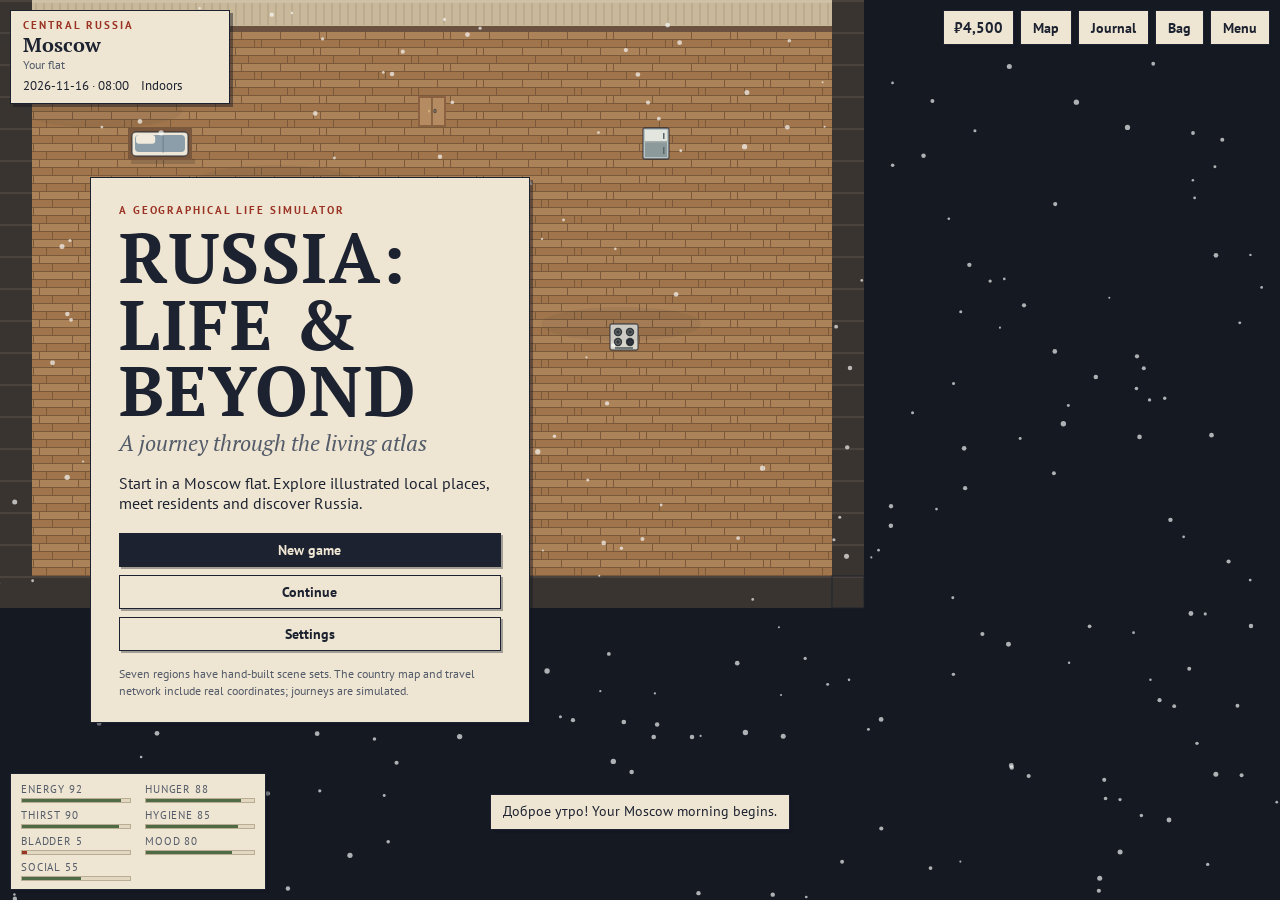
<file: index.html>
<!doctype html>
<html lang="en">
<head>
  <meta charset="utf-8">
  <meta name="viewport" content="width=device-width, initial-scale=1, maximum-scale=1, viewport-fit=cover">
  <meta name="theme-color" content="#1d2230">
  <meta name="description" content="A cozy 2D life simulation and geographical exploration game set in Russia.">
  <title>RUSSIA: LIFE &amp; BEYOND — The Living Atlas</title>

  <link rel="preconnect" href="https://fonts.googleapis.com">
  <link rel="preconnect" href="https://fonts.gstatic.com" crossorigin>
  <link href="https://fonts.googleapis.com/css2?family=PT+Sans:wght@400;700&family=PT+Serif:ital,wght@0,400;0,700;1,400&display=swap" rel="stylesheet">
  <link rel="stylesheet" href="css/style.css">
</head>
<body>
  <canvas id="game" aria-label="Russia: Life and Beyond game world"></canvas>

  <div id="hud" class="hidden">
    <section id="where" class="sheet" aria-live="polite">
      <div class="kicker" id="hRegion"></div>
      <h1 id="hCity"></h1>
      <div class="sub" id="hScene"></div>
      <div class="line"><span id="hTime"></span><span id="hWx"></span></div>
      <div id="status"></div>
    </section>

    <nav id="topright" aria-label="Game menus">
      <div id="money" class="sheet"></div>
      <button class="btn" type="button" data-ui="map">Map</button>
      <button class="btn" type="button" data-ui="journal">Journal</button>
      <button class="btn" type="button" data-ui="bag">Bag</button>
      <button class="btn" type="button" data-ui="menu">Menu</button>
    </nav>

    <section id="needs" class="sheet" aria-label="Character needs"></section>
    <div id="log" aria-live="polite"></div>
    <div id="prompt" class="sheet hidden" aria-live="polite"></div>
  </div>

  <div id="touch" class="hidden" aria-label="Touch game controls">
    <div id="stick" aria-hidden="true"><i></i></div>
    <div id="tbtns">
      <button class="btn" type="button" id="tRun">Run</button>
      <button class="btn primary" type="button" id="tUse">Use</button>
    </div>
  </div>

  <section id="jui" class="sheet hidden" aria-live="polite">
    <div class="kicker" id="jKick">Journey</div>
    <div class="route" id="jRoute"></div>
    <div class="sub" id="jLeg"></div>
    <div id="jbar"><i></i></div>
    <div class="sub" id="jMeta"></div>
    <div id="jlog"></div>
    <div class="actions" id="jAct"></div>
  </section>

  <div id="title" class="hidden">
    <div class="card sheet" id="tcard"></div>
  </div>

  <div id="mapwrap" class="hidden">
    <div id="mapc"></div>
    <aside id="mapside" class="sheet"></aside>
    <div id="mapbadge" class="sheet">Schematic locator view · Live map tiles are not enabled.</div>
  </div>

  <div id="modal" class="hidden">
    <div class="sheet" id="mbox" role="dialog" aria-modal="true"></div>
  </div>

  <div id="veil"><span id="veilText"></span></div>
  <noscript>This game needs JavaScript enabled.</noscript>

  <!-- Early error display: catches failures before the game UI module finishes loading. -->
  <script>
    (function () {
      function escapeHTML(value) {
        return String(value).replace(/[&<>"]/g, function (ch) {
          return {"&":"&amp;","<":"&lt;",">":"&gt;",'"':"&quot;"}[ch];
        });
      }
      function showStartupError(message) {
        var box = document.getElementById("errorBox");
        if (!box) {
          box = document.createElement("div");
          box.id = "errorBox";
          box.style.cssText = "position:fixed;z-index:100;left:10px;right:10px;bottom:10px;max-height:35vh;overflow:auto;background:#f2dfd8;color:#401c17;border:2px solid #9b3324;padding:10px;font:12px monospace;white-space:pre-wrap";
          document.body.appendChild(box);
        }
        box.innerHTML = "<b>GAME ERROR — Copy this and send it to the AI</b><pre style='white-space:pre-wrap'>" +
          escapeHTML(message) + "</pre><button id='copyStartupError' class='btn'>Copy error</button>";
        var copy = document.getElementById("copyStartupError");
        copy.onclick = function () {
          if (navigator.clipboard && navigator.clipboard.writeText) {
            navigator.clipboard.writeText(String(message)).catch(function () {});
          }
        };
      }
      window.addEventListener("error", function (event) {
        if (event.target && event.target !== window) {
          showStartupError("Resource failed to load: " + (event.target.src || event.target.href || "unknown resource"));
        } else {
          showStartupError((event.message || "Unknown JavaScript error") + "\n" +
            (event.filename || "") + ":" + (event.lineno || 0) + ":" + (event.colno || 0));
        }
      }, true);
      window.addEventListener("unhandledrejection", function (event) {
        showStartupError("Unhandled promise rejection: " + String(event.reason && (event.reason.stack || event.reason) || "unknown"));
      });
      // OpenFreeMap's current integration terms require an adult service integrator.
      // The public map loader is intentionally inactive in this repository by default.
      window.RUSSIA_OPENFREEMAP_ADULT_APPROVAL = false;
    })();
  </script>

  <!-- Classic scripts are intentionally loaded in dependency order. No build step. -->
  <script src="css/js/data.js"></script>
  <script src="js/art.js"></script>
  <script src="js/art2.js"></script>
  <script src="js/scenes.js"></script>
  <script src="js/engine.js"></script>
  <script src="js/travel.js"></script>
  <script src="js/ui.js"></script>
</body>
</html>
</file>
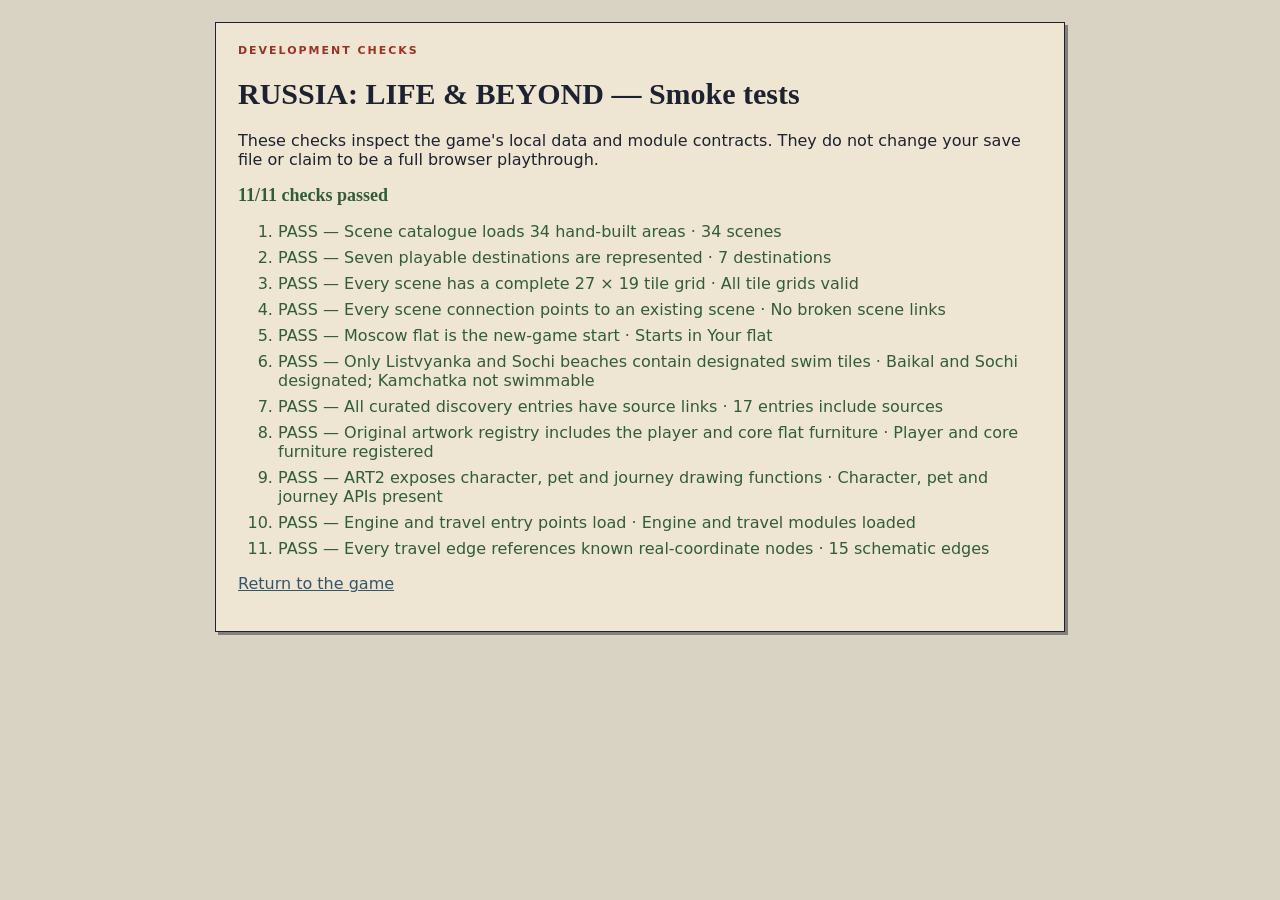
<file: tests/smoke.html>
<!doctype html>
<html lang="en">
<head>
  <meta charset="utf-8">
  <meta name="viewport" content="width=device-width, initial-scale=1">
  <title>RUSSIA: LIFE &amp; BEYOND — Smoke tests</title>
  <link rel="stylesheet" href="../css/style.css">
  <style>
    body{overflow:auto;touch-action:auto;background:#d9d3c4;padding:22px}
    main{max-width:850px;margin:0 auto;padding:22px}
    h1{font:700 30px var(--serif)}
    li{margin:7px 0}
    .pass{color:#315d36}.fail{color:#9b3324}
    #result{font:700 18px var(--serif);margin-bottom:12px}
    a{color:#34546c}
  </style>
</head>
<body>
  <main class="sheet">
    <div class="kicker">DEVELOPMENT CHECKS</div>
    <h1>RUSSIA: LIFE &amp; BEYOND — Smoke tests</h1>
    <p>These checks inspect the game's local data and module contracts. They do not change your save file or claim to be a full browser playthrough.</p>
    <div id="result">Running checks…</div>
    <ol id="checks"></ol>
    <p><a href="../index.html">Return to the game</a></p>
  </main>

  <script src="../css/js/data.js"></script>
  <script src="../js/art.js"></script>
  <script src="../js/art2.js"></script>
  <script src="../js/scenes.js"></script>
  <script src="../js/engine.js"></script>
  <script src="../js/travel.js"></script>
  <script>
    (function () {
      var checks = [];
      function test(name, fn) {
        try {
          var detail = fn();
          checks.push({name:name,ok:detail!==false,detail:typeof detail==='string'?detail:''});
        } catch (error) {
          checks.push({name:name,ok:false,detail:error.message||String(error)});
        }
      }
      function assert(value, message) { if (!value) throw new Error(message||'Assertion failed'); return true; }

      test('Scene catalogue loads 34 hand-built areas', function () {
        var all=SCENE_CATALOG.all();assert(all.length===34,'Found '+all.length+' scenes.');return all.length+' scenes';
      });
      test('Seven playable destinations are represented', function () {
        var ids=new Set(SCENE_CATALOG.all().map(function(s){return s.placeId;}));
        assert(ids.size===7,'Found '+ids.size+' place IDs.');return ids.size+' destinations';
      });
      test('Every scene has a complete 27 × 19 tile grid', function () {
        var bad=SCENE_CATALOG.all().filter(function(s){return s.tiles.length!==s.height||s.tiles.some(function(row){return row.length!==s.width;});});
        assert(!bad.length,bad.length+' scenes have malformed grids.');return 'All tile grids valid';
      });
      test('Every scene connection points to an existing scene', function () {
        var missing=[];Object.keys(SCENE_CATALOG.links).forEach(function(id){SCENE_CATALOG.links[id].forEach(function(to){if(!SCENE_CATALOG.build(to))missing.push(id+' → '+to);});});
        assert(!missing.length,missing.join(', '));return 'No broken scene links';
      });
      test('Moscow flat is the new-game start', function () {
        assert(SCENE_CATALOG.build(SCENE_CATALOG.start).id==='msk_flat');return 'Starts in Your flat';
      });
      test('Only Listvyanka and Sochi beaches contain designated swim tiles', function () {
        var b=SCENE_CATALOG.build('bkl_beach'),s=SCENE_CATALOG.build('soc_beach'),k=SCENE_CATALOG.build('kam_beach');
        function count(scene){return scene.tiles.join('').split('w').length-1;}
        assert(count(b)>0,'Baikal beach has no swim tiles.');
        assert(count(s)>0,'Sochi beach has no swim tiles.');
        assert(count(k)===0,'Kamchatka black-sand beach was incorrectly marked swimmable.');
        return 'Baikal and Sochi designated; Kamchatka not swimmable';
      });
      test('All curated discovery entries have source links', function () {
        var keys=Object.keys(DISC),bad=keys.filter(function(k){return !DISC[k].src||!DISC[k].src.length||DISC[k].src.some(function(s){return !/^https?:\/\//.test(s[1]);});});
        assert(!bad.length,bad.join(', '));return keys.length+' entries include sources';
      });
      test('Original artwork registry includes the player and core flat furniture', function () {
        ['person','npc','bed','fridge','stove','shower','toilet','wardrobe','tree'].forEach(function(k){assert(ART.DEF[k],'Missing ART type: '+k);});
        return 'Player and core furniture registered';
      });
      test('ART2 exposes character, pet and journey drawing functions', function () {
        assert(window.ART2&&typeof ART2.person==='function'&&typeof ART2.pet==='function'&&typeof ART2.journey==='function');
        return 'Character, pet and journey APIs present';
      });
      test('Engine and travel entry points load', function () {
        assert(typeof GAME_ENGINE.start==='function'&&typeof GAME_ENGINE.update==='function');
        assert(typeof GAME_TRAVEL.open==='function'&&typeof GAME_TRAVEL.begin==='function');
        return 'Engine and travel modules loaded';
      });
      test('Every travel edge references known real-coordinate nodes', function () {
        var ids=new Set(Object.keys(LOCS).concat(Object.keys(TRANSIT)));
        var missing=EDGES.filter(function(e){return !ids.has(e[0])||!ids.has(e[1]);});
        assert(!missing.length,JSON.stringify(missing));return EDGES.length+' schematic edges';
      });

      var list=document.getElementById('checks'),passed=0;
      checks.forEach(function(c){var li=document.createElement('li');li.className=c.ok?'pass':'fail';li.textContent=(c.ok?'PASS — ':'FAIL — ')+c.name+(c.detail?' · '+c.detail:'');list.appendChild(li);if(c.ok)passed++;});
      var result=document.getElementById('result');
      result.textContent=passed+'/'+checks.length+' checks passed';
      result.style.color=passed===checks.length?'#315d36':'#9b3324';
    })();
  </script>
</body>
</html>
</file>
<file: css/style.css>
:root{
  --paper:#eee6d3; --paper-2:#e2d8c1; --paper-3:#f5efe1;
  --ink:#1d2230; --ink-2:#545b69; --rule:#b9ad93;
  --red:#9b3324; --green:#4f6b45; --blue:#34546c; --gold:#a8822c;
  --serif:'PT Serif',Georgia,serif; --sans:'PT Sans',system-ui,sans-serif;
}
*{box-sizing:border-box}
html,body{margin:0;height:100%;background:#151922;overflow:hidden;font-family:var(--sans);color:var(--ink);-webkit-tap-highlight-color:transparent}
body{user-select:none;-webkit-user-select:none;touch-action:none}
#game{position:fixed;inset:0;width:100%;height:100%;display:block}
button{font:inherit;color:inherit;cursor:pointer}
.hidden{display:none!important}

.sheet{background:var(--paper);border:1.5px solid var(--ink);box-shadow:3px 3px 0 rgba(20,24,34,.45)}
.kicker{font:700 11px/1.1 var(--sans);letter-spacing:.18em;text-transform:uppercase;color:var(--red)}
.sub{font-size:12px;color:var(--ink-2)}
.btn{background:var(--paper);border:1.5px solid var(--ink);padding:7px 12px;font-weight:700;font-size:14px;box-shadow:2px 2px 0 rgba(20,24,34,.35)}
.btn:active{transform:translate(1px,1px);box-shadow:1px 1px 0 rgba(20,24,34,.35)}
.btn.primary{background:var(--ink);color:var(--paper)}
.btn.on{background:var(--red);color:var(--paper);border-color:var(--red)}
.btn[disabled]{opacity:.45;cursor:default}

/* ---------- HUD ---------- */
#hud{position:fixed;inset:0;pointer-events:none;z-index:5}
#hud > *{pointer-events:auto}
#where{position:absolute;left:10px;top:10px;padding:8px 12px 9px;min-width:220px;max-width:min(340px,58vw)}
#where h1{margin:3px 0 1px;font:700 20px/1.1 var(--serif)}
#where .line{margin-top:5px;font-size:13px;display:flex;gap:12px;flex-wrap:wrap}
#status{display:flex;gap:5px;flex-wrap:wrap;margin-top:5px}
#status:empty{display:none}
.chip{background:var(--red);color:var(--paper);font-size:11px;font-weight:700;padding:2px 7px;letter-spacing:.05em;text-transform:uppercase}
.chip.calm{background:var(--blue)}
#topright{position:absolute;right:10px;top:10px;display:flex;gap:6px;align-items:stretch}
#money{padding:7px 10px;font-weight:700;font-size:15px;white-space:nowrap}
#needs{position:absolute;left:10px;bottom:10px;padding:8px 10px;display:grid;grid-template-columns:repeat(2,minmax(110px,1fr));gap:5px 14px}
.need{font-size:10.5px;letter-spacing:.08em;text-transform:uppercase;color:var(--ink-2)}
.need .bar{height:5px;background:var(--paper-2);border:1px solid var(--rule);margin-top:2px}
.need .bar i{display:block;height:100%;background:var(--green);transition:width .3s}
.need.mid .bar i{background:var(--gold)}
.need.low .bar i{background:var(--red)}
#prompt{position:absolute;left:50%;bottom:24px;transform:translateX(-50%);padding:7px 14px;font-weight:700;font-size:15px;white-space:nowrap}
#prompt kbd{display:inline-block;border:1.5px solid var(--ink);padding:0 6px;margin-right:8px;font:700 12px var(--sans);background:var(--paper-2)}
#log{position:absolute;left:50%;bottom:70px;transform:translateX(-50%);display:flex;flex-direction:column;gap:6px;align-items:center;width:min(560px,92vw);pointer-events:none}
.toast{padding:7px 12px;font-size:14px;line-height:1.4;animation:tin .25s ease-out;max-width:100%}
.toast b{font-family:var(--serif)}
@keyframes tin{from{opacity:0;transform:translateY(6px)}to{opacity:1;transform:none}}

/* ---------- touch controls ---------- */
#touch{position:fixed;inset:0;z-index:6;pointer-events:none}
#stick{position:absolute;width:112px;height:112px;margin:-56px 0 0 -56px;border:1.5px solid rgba(238,230,211,.75);border-radius:50%;display:none}
#stick i{position:absolute;left:50%;top:50%;width:44px;height:44px;margin:-22px 0 0 -22px;border-radius:50%;background:rgba(238,230,211,.85);border:1.5px solid var(--ink)}
#tbtns{position:absolute;right:14px;bottom:96px;display:flex;flex-direction:column;gap:10px;pointer-events:auto}
#tbtns .btn{width:64px;height:64px;border-radius:50%;padding:0;font-size:13px}

/* ---------- modal ---------- */
#modal{position:fixed;inset:0;z-index:30;background:rgba(15,18,26,.55);display:flex;align-items:center;justify-content:center;padding:14px}
#mbox{width:min(640px,100%);max-height:min(88vh,880px);overflow:auto;padding:18px 20px 16px;-webkit-user-select:text;user-select:text}
#mbox h2{font:700 28px/1.12 var(--serif);margin:6px 0 2px}
#mbox h3{font:700 16px/1.25 var(--serif);margin:16px 0 4px}
#mbox p{margin:6px 0;line-height:1.55;font-size:15px}
#mbox .meta{font-size:12px;letter-spacing:.12em;text-transform:uppercase;color:var(--ink-2)}
#mbox .actions{display:flex;gap:8px;flex-wrap:wrap;margin-top:16px}
#mbox a{color:var(--blue)}
#mbox .src{font-size:13px;line-height:1.6}
.rule{border:0;border-top:1px solid var(--rule);margin:12px 0}
.list{display:flex;flex-direction:column;gap:6px;margin-top:8px}
.row{display:flex;align-items:center;justify-content:space-between;gap:10px;padding:8px 10px;border:1px solid var(--rule);background:var(--paper-3)}
.row .t{font-weight:700}
.row .d{font-size:13px;color:var(--ink-2);line-height:1.35}
.row.done .t{color:var(--green)}
.row.locked{opacity:.6}
.tabs{display:flex;flex-wrap:wrap;border-bottom:1.5px solid var(--ink);margin-top:10px}
.tabs button{background:none;border:0;padding:8px 12px;font-weight:700;font-size:14px;color:var(--ink-2)}
.tabs button.on{color:var(--ink);box-shadow:inset 0 -3px 0 var(--red)}
.steps{margin:4px 0 0;padding:0;list-style:none;font-size:13px}
.steps li{padding:1px 0;color:var(--ink-2)}
.steps li.ok{color:var(--green)}
.field{display:flex;flex-direction:column;gap:4px;margin:10px 0}
.field label{font-size:12px;letter-spacing:.1em;text-transform:uppercase;color:var(--ink-2)}
.field input,.field select{font:inherit;font-size:15px;padding:7px 8px;border:1.5px solid var(--ink);background:var(--paper-3)}
.seg{display:flex;flex-wrap:wrap;gap:6px}

/* ---------- veil (sleep / private activities) ---------- */
#veil{position:fixed;inset:0;z-index:15;background:#1d2230;opacity:0;pointer-events:none;transition:opacity .35s;display:flex;align-items:center;justify-content:center;color:var(--paper);font:italic 22px/1.4 var(--serif);text-align:center;padding:20px}
#veil.on{opacity:.93}
#veil.dim{opacity:.55}

/* ---------- title ---------- */
#title{position:fixed;inset:0;z-index:10;display:flex;align-items:center;padding:0 7vw}
#tcard{padding:26px 28px 22px;width:min(440px,100%);max-height:94vh;overflow:auto}
#tcard h1{font:700 clamp(44px,9vw,70px)/.95 var(--serif);margin:8px 0 4px;letter-spacing:.02em}
#tcard .tag{font:italic 22px var(--serif);color:var(--ink-2)}
#tcard .menu{display:flex;flex-direction:column;gap:8px;margin-top:20px}
#tcard .fine{font-size:12px;color:var(--ink-2);margin-top:14px;line-height:1.45}

/* ---------- world map ---------- */
#mapwrap{position:fixed;inset:0;z-index:12;background:#d9d3c4}
#mapc{position:absolute;inset:0}
#mapside{position:absolute;right:10px;top:10px;bottom:10px;width:min(370px,calc(100% - 20px));overflow:auto;padding:14px 16px;z-index:2}
#mapside h2{font:700 24px/1.15 var(--serif);margin:6px 0 2px}
#mapbadge{position:absolute;left:10px;bottom:10px;z-index:2;padding:4px 8px;font-size:11px;letter-spacing:.06em;max-width:min(520px,60vw);line-height:1.4}
.maplibregl-ctrl-attrib{font-size:11px}

/* ---------- journey ---------- */
#jui{position:fixed;left:10px;right:10px;bottom:10px;z-index:6;padding:12px 14px;max-width:780px;margin:0 auto}
#jui .route{font:700 19px/1.2 var(--serif);margin-top:3px}
#jbar{position:relative;height:8px;border:1px solid var(--ink);background:var(--paper-2);margin:8px 0 5px}
#jbar i{position:absolute;left:0;top:0;bottom:0;background:var(--red)}
#jbar b{position:absolute;top:-4px;width:2px;height:14px;background:var(--ink)}
#jlog{font-size:14px;line-height:1.45;min-height:42px;margin:8px 0;max-height:96px;overflow:auto}
#jlog div{padding:1px 0}
#jlog div:first-child{color:var(--ink)}
#jlog div+div{color:var(--ink-2)}
#jui .actions{display:flex;gap:6px;flex-wrap:wrap}
#jui .actions .btn{padding:6px 10px;font-size:13px}

/* ---------- small screens ---------- */
@media (max-width:700px){
  #topright{left:10px;right:10px;justify-content:flex-end}
  #topright .btn{padding:6px 8px;font-size:13px}
  #money{padding:6px 8px;font-size:13px}
  #where{top:54px;right:10px;max-width:none;min-width:0;padding:6px 10px}
  #where h1{font-size:17px}
  #needs{left:10px;right:10px;grid-template-columns:repeat(4,1fr);gap:4px 8px;padding:6px 8px}
  #prompt{bottom:110px;font-size:14px}
  #log{bottom:156px}
  #tbtns{bottom:110px}
  #mapside{top:auto;height:54vh}
  #title{padding:0 12px;justify-content:center}
}
</file>
